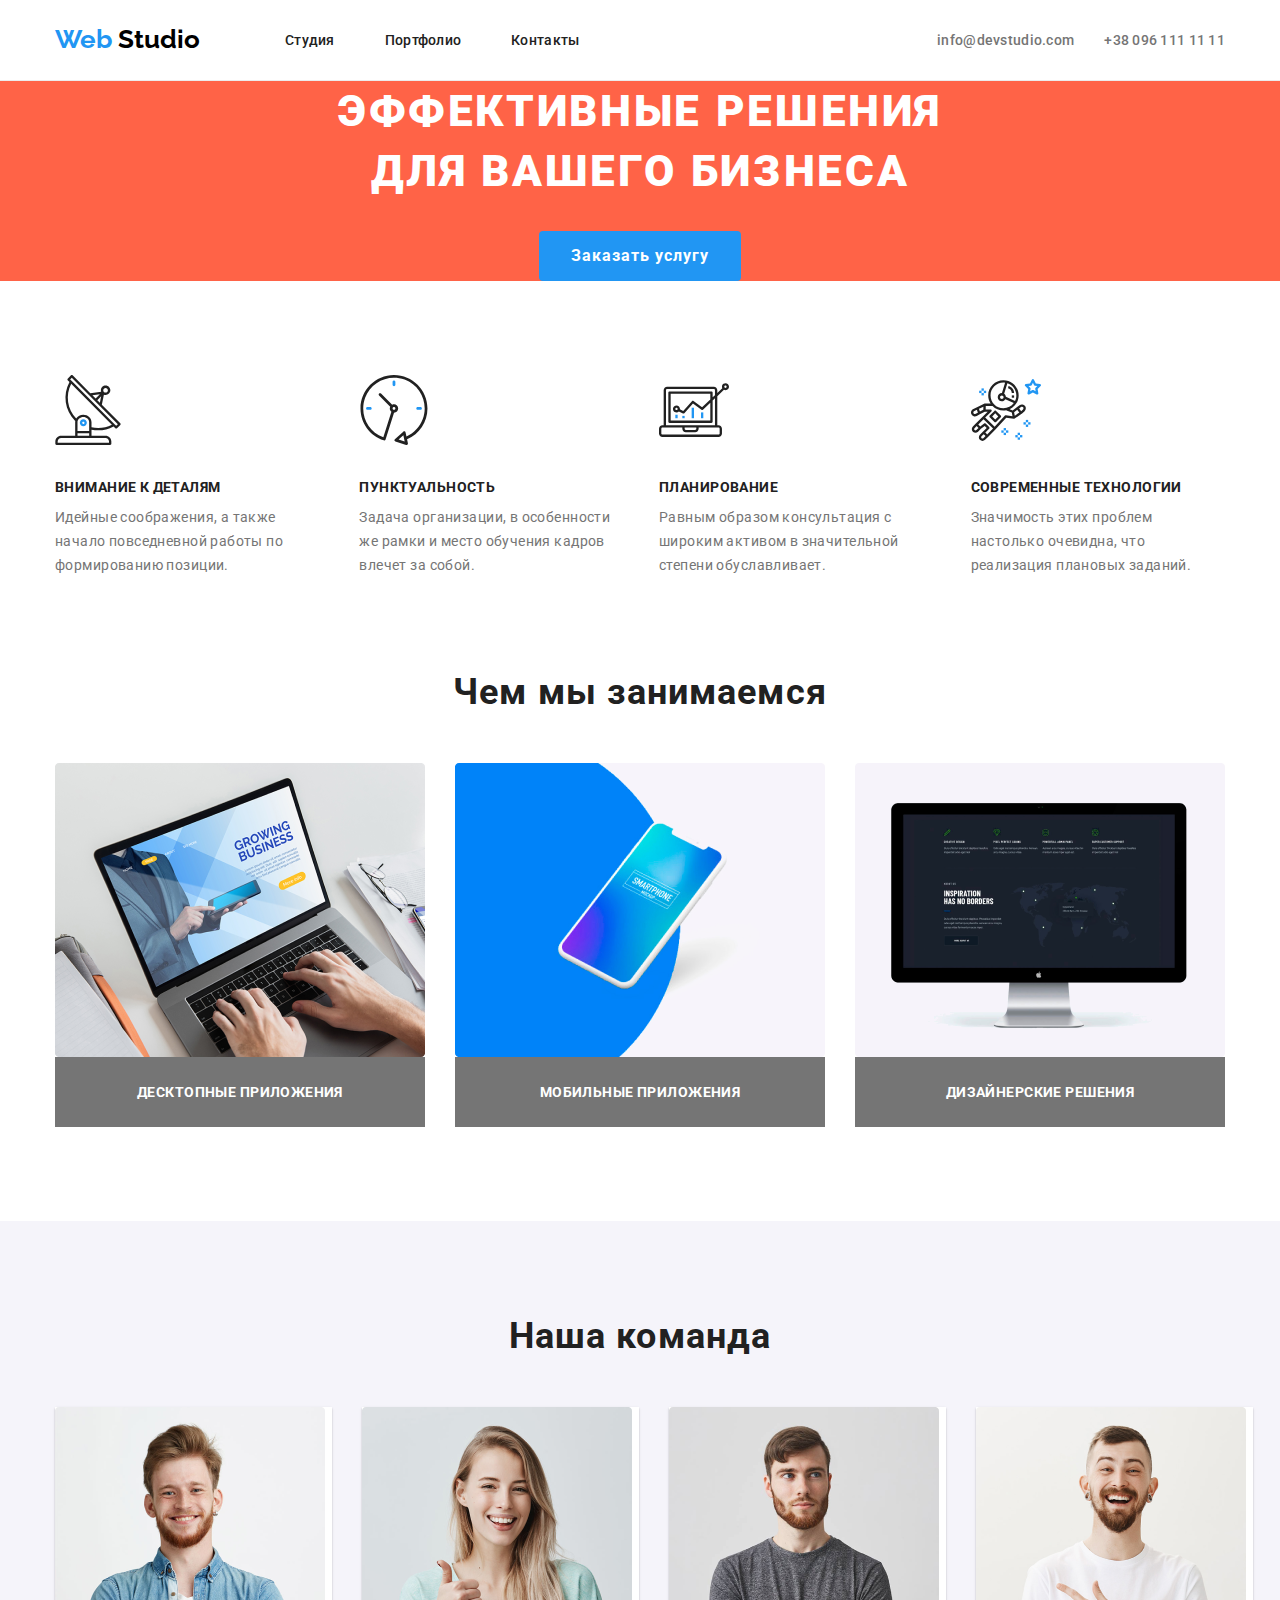
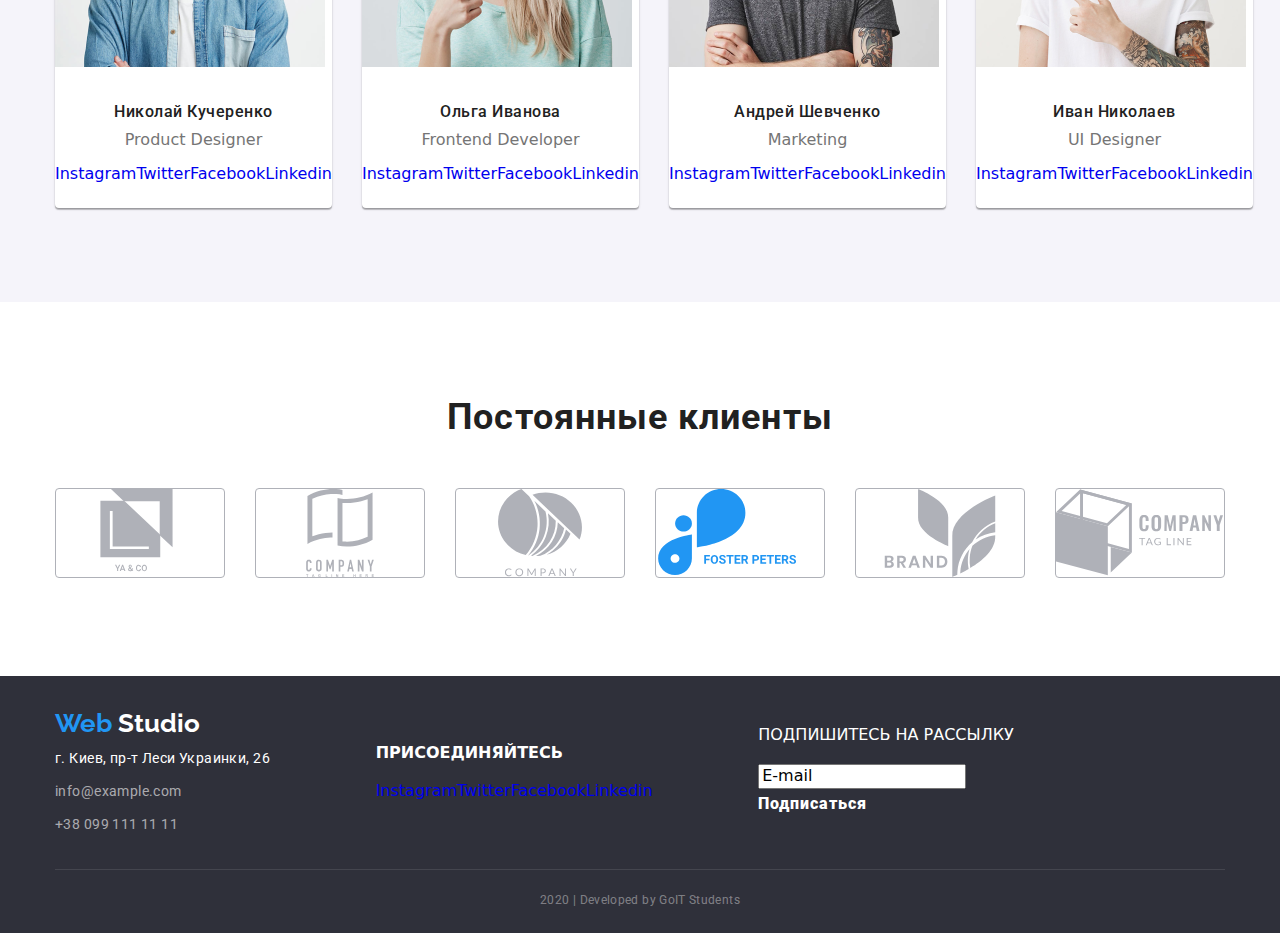
<file: index.html>
<!DOCTYPE html>
<html lang="en">
  <head>
    <meta charset="UTF-8" />
    <meta name="viewport" content="width=device-width, initial-scale=1.0" />
    <title>Homework3</title>
    <link
      href="https://fonts.googleapis.com/css2?family=Montserrat:wght@400;500;700&family=Raleway:wght@700&family=Roboto:wght@400;500;700;900&display=swap"
      rel="stylesheet"
    />
    <link
      rel="stylesheet"
      href="https://cdnjs.cloudflare.com/ajax/libs/modern-normalize/0.6.0/modern-normalize.min.css"
    />
    <link rel="stylesheet" href="./CSS/styles.css" />
  </head>
  <body>
    <!-- Heder -->
    <header>
      <!-- Navigation block-->
      <nav class="section nav">
        <a href="./index.html" class="logo">
          Web <span class="logo-accent">Studio</span>
        </a>
        <ul class="site-nav">
          <li class="item">
            <a href="">Студия</a>
          </li>
          <li class="item">
            <a href="./portfolio.html">Портфолио</a>
          </li>
          <li class="item">
            <a href="">Контакты</a>
          </li>
        </ul>
        <!--Contacts-->
        <address class="adress-nav">
          <ul class="auth-nav">
            <li class="item">
              <a class="adress-mail" href="mailto:info@devstudio.com"
                >info@devstudio.com</a
              >
            </li>
            <li class="item">
              <a class="adress-tel" href="tel:+380961111111"
                >+38 096 111 11 11
              </a>
            </li>
          </ul>
        </address>
      </nav>
    </header>
    <main>
      <!--Hero-->
      <section class="hero">
        <div class="hero-content">
          <h1 class="hero-title">
            Эффективные решения <br />
            для вашего бизнеса
          </h1>
          <a class="hero-item" href="">Заказать услугу</a>
        </div>
      </section>
      <!--characteristics-->
      <section class="section feature">
        <!-- <h2>characteristics</h2> -->
        <ul class="feature-list">
          <li class="feature-main">
            <a class="feature-img" href="">
              <img src="./images/antenna.svg" alt="antenna" />
            </a>
            <h3 class="feature-title">
              Внимание к деталям
            </h3>
            <p class="feature-item">
              Идейные соображения, а также начало повседневной работы по
              формированию позиции.
            </p>
          </li>
          <li class="feature-main">
            <a class="feature-img" href=""
              ><img src="./images/clock1.svg" alt="clock"
            /></a>
            <h3 class="feature-title">
              Пунктуальность
            </h3>
            <p class="feature-item">
              Задача организации, в особенности же рамки и место обучения кадров
              влечет за собой.
            </p>
          </li>
          <li class="feature-main">
            <a class="feature-img" href=""
              ><img src="./images/diagram1.svg" alt="diagram"
            /></a>
            <h3 class="feature-title">
              Планирование
            </h3>
            <p class="feature-item">
              Равным образом консультация с широким активом в значительной
              степени обуславливает.
            </p>
          </li>
          <li class="feature-main">
            <a class="feature-img" href=""
              ><img src="./images/astronaut1.svg" alt="astronaut"
            /></a>
            <h3 class="feature-title">
              Современные технологии
            </h3>
            <p class="feature-item">
              Значимость этих проблем настолько очевидна, что реализация
              плановых заданий.
            </p>
          </li>
        </ul>
      </section>
      <!--What do we do-->
      <section class="section">
        <h2 class="section-title act-main">Чем мы занимаемся</h2>
        <ul class="act">
          <li class="act-list">
            <a href=""
              ><img src="./images/img1.png" alt="Десктопные приложения"
            /></a>
            <h3 class="act-item">
              Десктопные приложения
            </h3>
          </li>
          <li class="act-list">
            <a href=""
              ><img src="./images/img2.png" alt="Мобильные приложения"
            /></a>
            <h3 class="act-item">
              Мобильные приложения
            </h3>
          </li>
          <li class="act-list">
            <a href=""
              ><img src="./images/img3.png" alt="Дизайнерские решения"
            /></a>
            <h3 class="act-item">
              Дизайнерские решения
            </h3>
          </li>
        </ul>
      </section>
      <!--Our team-->
      <section class="team-main">
        <h2 class="section-title">Наша команда</h2>
        <ul class="team section">
          <li class="team-list">
            <a class="team-img" href=""
              ><img src="./images/team1.png" alt="foto"
            /></a>
            <h3 class="team-name">
              Николай Кучеренко
            </h3>
            <p class="team-prof" lang="en">
              Product Designer
            </p>
            <ul class="social-links">
              <li class="social-icon">
                <a href="https://www.instagram.com/">Instagram</a>
              </li>
              <li class="social-icon">
                <a href="https://twitter.com/">Twitter</a>
              </li>
              <li class="social-icon">
                <a href="https://www.facebook.com/">Facebook</a>
              </li>
              <li class="social-icon">
                <a href="https://www.linkedin.com/">Linkedin</a>
              </li>
            </ul>
          </li>
          <li class="team-list">
            <a class="team-img" href=""
              ><img src="./images/team2.png" alt="foto"
            /></a>
            <h3 class="team-name">
              Ольга Иванова
            </h3>
            <p class="team-prof" lang="en">
              Frontend Developer
            </p>
            <ul class="social-links">
              <li class="social-icon">
                <a href="https://www.instagram.com/">Instagram</a>
              </li>
              <li class="social-icon">
                <a href="https://twitter.com/">Twitter</a>
              </li>
              <li class="social-icon">
                <a href="https://www.facebook.com/">Facebook</a>
              </li>
              <li class="social-icon">
                <a href="https://www.linkedin.com/">Linkedin</a>
              </li>
            </ul>
          </li>
          <li class="team-list">
            <a class="team-img" href=""
              ><img src="./images/team3.png" alt="foto"
            /></a>
            <h3 class="team-name">
              Андрей Шевченко
            </h3>
            <p class="team-prof" lang="en">
              Marketing
            </p>
            <ul class="social-links">
              <li class="social-icon">
                <a href="https://www.instagram.com/">Instagram</a>
              </li>
              <li class="social-icon">
                <a href="https://twitter.com/">Twitter</a>
              </li>
              <li class="social-icon">
                <a href="https://www.facebook.com/">Facebook</a>
              </li>
              <li class="social-icon">
                <a href="https://www.linkedin.com/">Linkedin</a>
              </li>
            </ul>
          </li>
          <li class="team-list">
            <a class="team-img" href=""
              ><img src="./images/team4.png" alt="foto"
            /></a>
            <h3 class="team-name">
              Иван Николаев
            </h3>
            <p class="team-prof" lang="en">
              UI Designer
            </p>
            <ul class="social-links">
              <li class="social-icon">
                <a href="https://www.instagram.com/">Instagram</a>
              </li>
              <li class="social-icon">
                <a href="https://twitter.com/">Twitter</a>
              </li>
              <li class="social-icon">
                <a href="https://www.facebook.com/">Facebook</a>
              </li>
              <li class="social-icon">
                <a href="https://www.linkedin.com/">Linkedin</a>
              </li>
            </ul>
          </li>
        </ul>
      </section>
      <!--regular customers-->
      <section class="section customer">
        <h2 class="section-title">
          Постоянные клиенты
        </h2>
        <ul class="customers-main">
          <li class="customers-list">
            <a class="customer-item" href="">
              <img src="./images/logo1.svg" alt="logo" />
            </a>
          </li>
          <li class="customers-list">
            <a class="customer-item" href="">
              <img src="./images/logo2.svg" alt="logo" />
            </a>
          </li>
          <li class="customers-list">
            <a class="customer-item" href="">
              <img src="./images/logo3.svg" alt="logo" />
            </a>
          </li>
          <li class="customers-list">
            <a class="customer-item" href="">
              <img src="./images/logo4.svg" alt="logo" />
            </a>
          </li>
          <li class="customers-list">
            <a class="customer-item" href="">
              <img src="./images/logo5.svg" alt="logo" />
            </a>
          </li>
          <li class="customers-list">
            <a class="customer-item" href="">
              <img src="./images/logo6.svg" alt="logo" />
            </a>
          </li>
        </ul>
      </section>
    </main>
    <footer>
      <div class="footer-site">
        <div class="footer-connection">
          <a href="./index.html" class="logo">
            Web <span class="logo-accent">Studio</span></a
          >
          <address class="footer-adress">
            <p class="location">г. Киев, пр-т Леси Украинки, 26</p>
            <a class="adress-mail" href="mailto:info@devstudio.com"
              >info@example.com</a
            >
            <a class="adress-tel" href="tel:+380991111111"
              >+38 099 111 11 11
            </a>
          </address>
        </div>
        <div class="footer-follow">
          <b class="footer-text">присоединяйтесь</b>
          <ul class="social-links">
            <li class="social-icon">
              <a href="https://www.instagram.com/">Instagram</a>
            </li>
            <li class="social-icon">
              <a href="https://twitter.com/">Twitter</a>
            </li>
            <li class="social-icon">
              <a href="https://www.facebook.com/">Facebook</a>
            </li>
            <li class="social-icon">
              <a href="https://www.linkedin.com/">Linkedin</a>
            </li>
          </ul>
        </div>
        <div class="footer-mailing">
          <p class="footer-text">Подпишитесь на рассылку</p>
          <input type="text" value="E-mail" />
          <a class="footer-button">Подписаться </a>
        </div>
      </div>
      <div class="section">
        <p class="footer-copiright">
          2020 | Developed by GoIT Students
        </p>
      </div>
    </footer>
  </body>
</html>
</file>
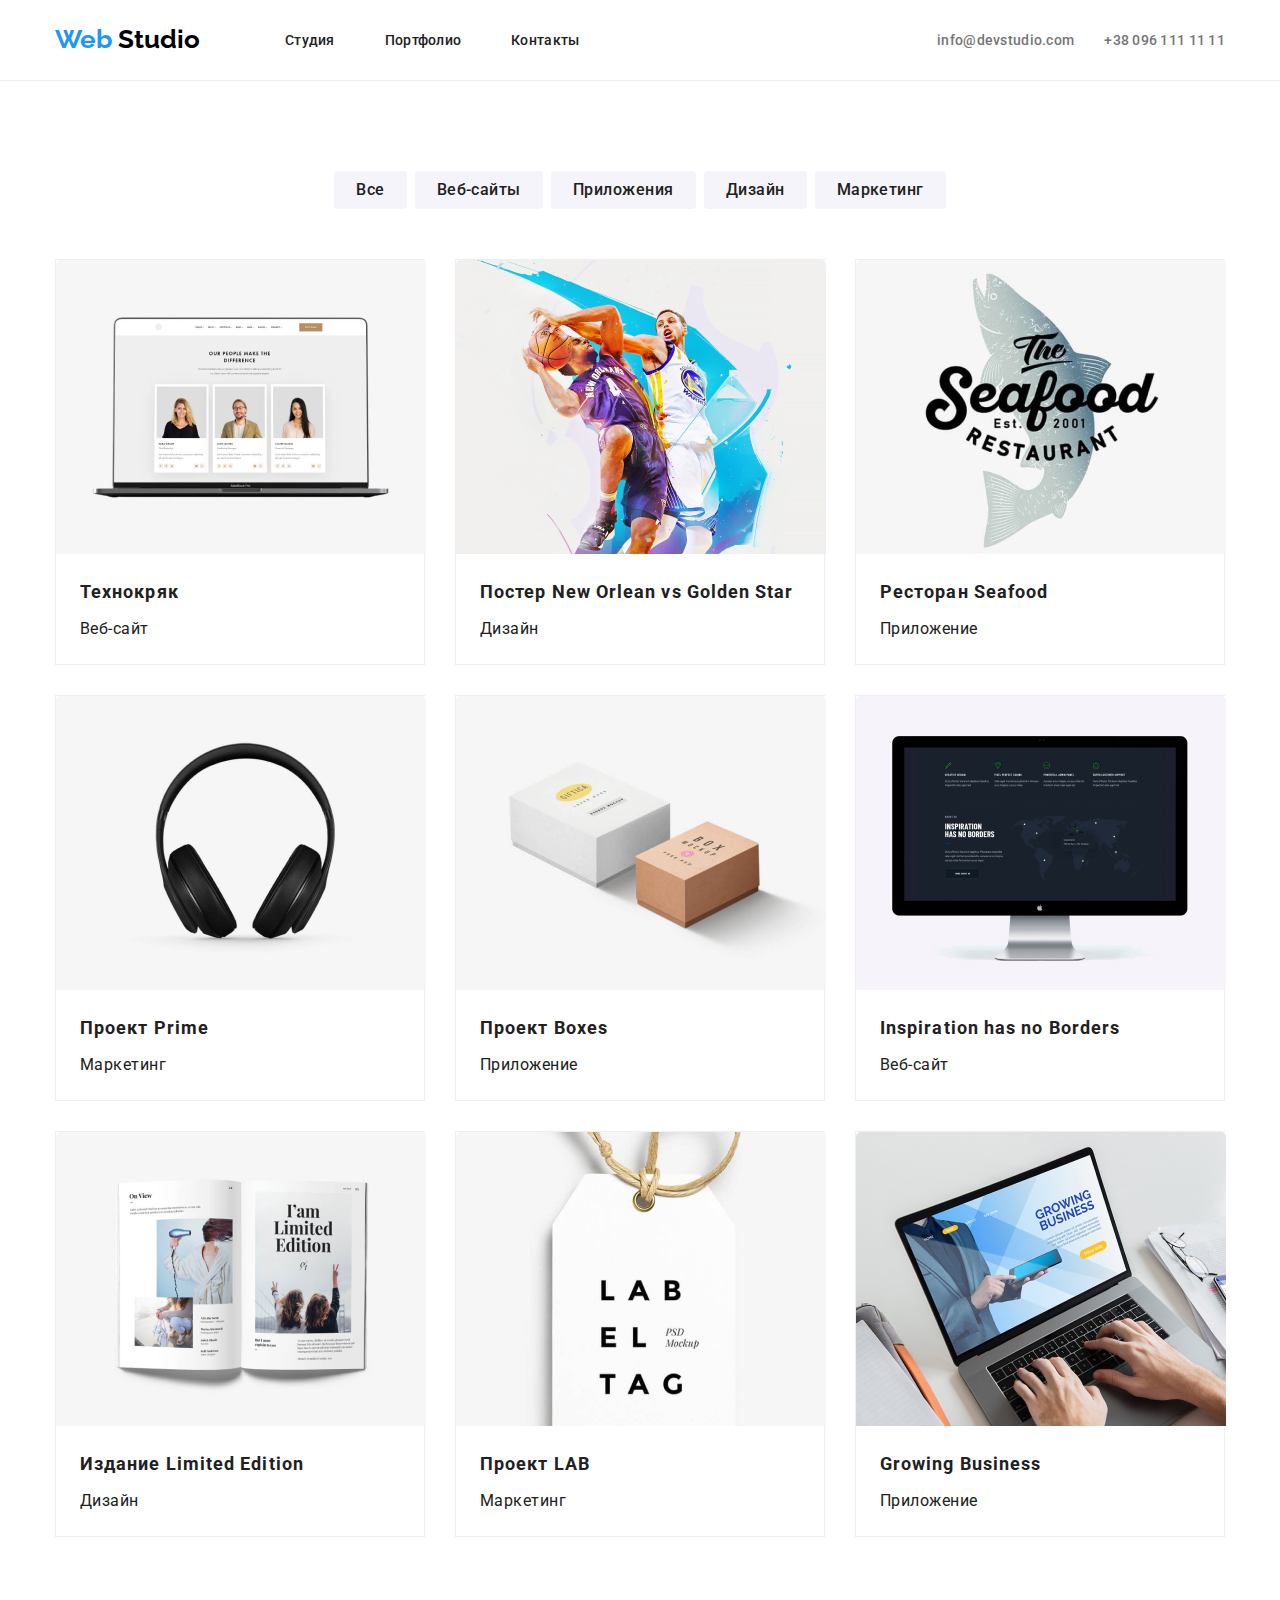
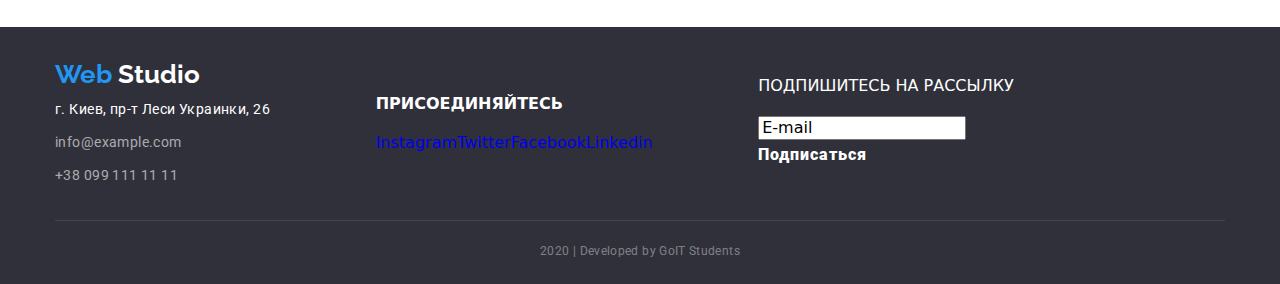
<file: portfolio.html>
<!DOCTYPE html>
<html lang="en">
  <head>
    <meta charset="UTF-8" />
    <meta name="viewport" content="width=device-width, initial-scale=1.0" />
    <title>Portfolio</title>
    <link
      href="https://fonts.googleapis.com/css2?family=Montserrat:wght@400;500;700&family=Raleway:wght@700&family=Roboto:wght@400;500;700;900&display=swap"
      rel="stylesheet"
    />
    <link
      rel="stylesheet"
      href="https://cdnjs.cloudflare.com/ajax/libs/modern-normalize/0.6.0/modern-normalize.min.css"
    />
    <link rel="stylesheet" href="./CSS/styles.css" />
  </head>
  <body>
    <!-- Heder -->
    <header>
      <!-- Navigation block-->
      <nav class="section nav">
        <a href="./index.html" class="logo">
          Web <span class="logo-accent">Studio</span>
        </a>
        <ul class="site-nav">
          <li class="item">
            <a href="./index.html">Студия</a>
          </li>
          <li class="item">
            <a href="./portfolio.html">Портфолио</a>
          </li>
          <li class="item">
            <a href="">Контакты</a>
          </li>
        </ul>
        <!--Contacts-->
        <address class="adress-nav">
          <ul class="auth-nav">
            <li class="item">
              <a class="adress-mail" href="mailto:info@devstudio.com"
                >info@devstudio.com</a
              >
            </li>
            <li class="item">
              <a class="adress-tel" href="tel:+380961111111"
                >+38 096 111 11 11
              </a>
            </li>
          </ul>
        </address>
      </nav>
    </header>
    <main>
      <section class="section filter">
        <!-- <h1>Portfolio</h1> -->
        <!--Filtr-->
        <ul class="filtr-menu">
          <li class="filter-list">
            <button class="filtr-button" type="button">Все</button>
          </li>
          <li class="filter-list">
            <button class="filtr-button" type="button">Веб-сайты</button>
          </li>
          <li class="filter-list">
            <button class="filtr-button" type="button">Приложения</button>
          </li>
          <li class="filter-list">
            <button class="filtr-button" type="button">Дизайн</button>
          </li>
          <li class="filter-list">
            <button class="filtr-button" type="button">Маркетинг</button>
          </li>
        </ul>
        <!--Cards-->
        <ul class="cards">
          <li class="card-box">
            <a href="">
              <img
                class="card-img"
                src="./images/portfolio1.jpg"
                alt="Portfolio"
              />
              <div class="card-content">
                <h2 class="card-title">
                  Технокряк
                </h2>
                <p class="card-item">
                  Веб-сайт
                </p>
              </div>
              <p class="card-discription">
                Технокряк это современная площадка распространения коронавируса.
                Компании используют эту платформу для цифрового шпионажа и атак
                на защищённые сервера конкурентов.
              </p>
            </a>
          </li>
          <li class="card-box">
            <a href="">
              <img
                class="card-img"
                src="./images/portfolio2.jpg"
                alt="Portfolio"
              />
              <div class="card-content">
                <h2 class="card-title">
                  Постер New Orlean vs Golden Star
                </h2>
                <p class="card-item">
                  Дизайн
                </p>
              </div>
              <p class="card-discription">
                Технокряк это современная площадка распространения коронавируса.
                Компании используют эту платформу для цифрового шпионажа и атак
                на защищённые сервера конкурентов.
              </p>
            </a>
          </li>
          <li class="card-box">
            <a href="">
              <img
                class="card-img"
                src="./images/portfolio3.jpg"
                alt="Portfolio"
              />
              <div class="card-content">
                <h2 class="card-title">
                  Ресторан Seafood
                </h2>
                <p class="card-item">
                  Приложение
                </p>
              </div>
              <p class="card-discription">
                Технокряк это современная площадка распространения коронавируса.
                Компании используют эту платформу для цифрового шпионажа и атак
                на защищённые сервера конкурентов.
              </p>
            </a>
          </li>
          <li class="card-box">
            <a href="">
              <img
                class="card-img"
                src="./images/Portfolio4.jpg"
                alt="Portfolio"
              />
              <div class="card-content">
                <h2 class="card-title">
                  Проект Prime
                </h2>
                <p class="card-item">
                  Маркетинг
                </p>
              </div>
              <p class="card-discription">
                Технокряк это современная площадка распространения коронавируса.
                Компании используют эту платформу для цифрового шпионажа и атак
                на защищённые сервера конкурентов.
              </p>
            </a>
          </li>
          <li class="card-box">
            <a href="">
              <img
                class="card-img"
                src="./images/Portfolio5.jpg"
                alt="Portfolio"
              />
              <div class="card-content">
                <h2 class="card-title">
                  Проект Boxes
                </h2>
                <p class="card-item">
                  Приложение
                </p>
              </div>
              <p class="card-discription">
                Технокряк это современная площадка распространения коронавируса.
                Компании используют эту платформу для цифрового шпионажа и атак
                на защищённые сервера конкурентов.
              </p>
            </a>
          </li>
          <li class="card-box">
            <a href="">
              <img
                class="card-img"
                src="./images/Portfolio6.jpg"
                alt="Portfolio"
              />
              <div class="card-content">
                <h2 class="card-title">
                  Inspiration has no Borders
                </h2>
                <p class="card-item">
                  Веб-сайт
                </p>
              </div>
              <p class="card-discription">
                Технокряк это современная площадка распространения коронавируса.
                Компании используют эту платформу для цифрового шпионажа и атак
                на защищённые сервера конкурентов.
              </p>
            </a>
          </li>
          <li class="card-box">
            <a href="">
              <img
                class="card-img"
                src="./images/Portfolio7.jpg"
                alt="Portfolio"
              />
              <div class="card-content">
                <h2 class="card-title">
                  Издание Limited Edition
                </h2>
                <p class="card-item">
                  Дизайн
                </p>
              </div>
              <p class="card-discription">
                Технокряк это современная площадка распространения коронавируса.
                Компании используют эту платформу для цифрового шпионажа и атак
                на защищённые сервера конкурентов.
              </p>
            </a>
          </li>
          <li class="card-box">
            <a href="">
              <img
                class="card-img"
                src="./images/Portfolio8.jpg"
                alt="Portfolio"
              />
              <div class="card-content">
                <h2 class="card-title">
                  Проект LAB
                </h2>
                <p class="card-item">
                  Маркетинг
                </p>
              </div>
              <p class="card-discription">
                Технокряк это современная площадка распространения коронавируса.
                Компании используют эту платформу для цифрового шпионажа и атак
                на защищённые сервера конкурентов.
              </p>
            </a>
          </li>
          <li class="card-box">
            <a href="">
              <img
                class="card-img"
                src="./images/Portfolio9.jpg"
                alt="Portfolio"
              />
              <div class="card-content">
                <h2 class="card-title">
                  Growing Business
                </h2>
                <p class="card-item">
                  Приложение
                </p>
              </div>
              <p class="card-discription">
                Технокряк это современная площадка распространения коронавируса.
                Компании используют эту платформу для цифрового шпионажа и атак
                на защищённые сервера конкурентов.
              </p>
            </a>
          </li>
        </ul>
      </section>
    </main>
    <footer>
      <div class="footer-site">
        <div class="footer-connection">
          <a href="./index.html" class="logo">
            Web <span class="logo-accent">Studio</span></a
          >
          <address class="footer-adress">
            <p class="location">г. Киев, пр-т Леси Украинки, 26</p>
            <a class="adress-mail" href="mailto:info@devstudio.com"
              >info@example.com</a
            >
            <a class="adress-tel" href="tel:+380991111111"
              >+38 099 111 11 11
            </a>
          </address>
        </div>
        <div class="footer-follow">
          <b class="footer-text">присоединяйтесь</b>
          <ul class="social-links">
            <li class="social-icon">
              <a href="https://www.instagram.com/">Instagram</a>
            </li>
            <li class="social-icon">
              <a href="https://twitter.com/">Twitter</a>
            </li>
            <li class="social-icon">
              <a href="https://www.facebook.com/">Facebook</a>
            </li>
            <li class="social-icon">
              <a href="https://www.linkedin.com/">Linkedin</a>
            </li>
          </ul>
        </div>
        <div class="footer-mailing">
          <p class="footer-text">Подпишитесь на рассылку</p>
          <input type="text" value="E-mail" />
          <a class="footer-button">Подписаться </a>
        </div>
      </div>
      <div class="section">
        <p class="footer-copiright">
          2020 | Developed by GoIT Students
        </p>
      </div>
    </footer>
  </body>
</html>
</file>
<file: CSS/styles.css>
/* цвет основного текста #212121 */
/* вторичный цвет #757575 */
/* вторичный цвет фона #F5F4FA */
/* белый цвет #ffffff */
/* акцент #2196F3 */
body {
  background-color: #ffffff;
  color: #757575;
}
a {
  text-decoration: none;
}
ul {
  list-style: none;
  margin: 0px;
  padding: 0px;
}
:root {
  --main-text: #212121;
  --white-text: #ffffff;
}
.section {
  /* background-color: tomato; */
  width: 1200px;
  padding-bottom: 94px;
  margin-left: auto;
  margin-right: auto;
  padding-left: 15px;
  padding-right: 15px;
}
/* HEADER */
header {
  border-bottom: 1px solid #ececec;
}
.nav {
  display: flex;
  padding-bottom: 0px;
  align-items: center;
}
.logo {
  color: #2196f3;
  font-family: Raleway;
  font-style: normal;
  font-weight: bold;
  font-size: 26px;
}

header .logo {
  margin-right: 85px;
}
.logo-accent {
  color: #000000;
}
.site-nav {
  display: flex;
}
.site-nav a {
  display: block;
  padding-top: 32px;
  padding-bottom: 32px;

  color: var(--main-text);
  font-family: Roboto;
  font-style: normal;
  font-weight: 500;
  font-size: 14px;
  line-height: 16px;
  letter-spacing: 0.02em;
}
.site-nav .item + .item {
  margin-left: 50px;
}
.adress-mail {
  color: #757575;
  font-family: Roboto;
  font-style: normal;
  font-weight: 500;
  font-size: 14px;
  line-height: 16px;
  letter-spacing: 0.02em;
}
header .adress-mail:hover {
  color: #2196f3;
}
header .adress-mail:focus {
  color: #2196f3;
}
.adress-tel {
  color: #757575;
  font-family: Roboto;
  font-style: normal;
  font-weight: 500;
  font-size: 14px;
  line-height: 16px;
  letter-spacing: 0.02em;
}
header .adress-tel:hover {
  color: #2196f3;
}
header .adress-tel:focus {
  color: #2196f3;
}
.adress-nav {
  margin-left: auto;
}
.auth-nav {
  display: flex;
}
.auth-nav .item + .item {
  margin-left: 30px;
}
/* HERO */
.hero {
  background-color: tomato;
  /* text-align: center; */
}
.hero-content {
  text-align: center;
}
.hero-title {
  margin-top: 0px;
  margin-bottom: 30px;
  /* бэкграунд задала, чтобы было видно белый текст
  background-color: #757575; */
  color: var(--white-text);
  font-family: Roboto;
  font-style: normal;
  font-weight: 900;
  font-size: 44px;
  line-height: 60px;
  letter-spacing: 0.06em;
  text-transform: uppercase;
}
.hero-item {
  min-width: 200px;
  display: inline-block;
  padding: 10px 32px;
  border-radius: 4px;
  background-color: #2196f3;
  color: var(--white-text);
  font-family: Roboto;
  font-style: normal;
  font-weight: bold;
  font-size: 16px;
  line-height: 30px;
  letter-spacing: 0.06em;
}
/* CHARACTERISTICS SECTION*/
.feature {
  padding-top: 94px;
  padding-bottom: 94px;
}
.feature-list {
  display: flex;
}
.feature-main:not(:last-child) {
  margin-right: 30px;
}
.feature-img img {
  margin-bottom: 30px;
}
.feature-title {
  margin-top: 0px;
  margin-bottom: 10px;

  color: var(--main-text);
  font-family: Roboto;
  font-style: normal;
  font-weight: bold;
  font-size: 14px;
  line-height: 16px;
  letter-spacing: 0.03em;
  text-transform: uppercase;
}
.feature-item {
  margin-top: 0px;
  margin-bottom: 0px;

  font-family: Roboto;
  font-style: normal;
  font-weight: normal;
  font-size: 14px;
  line-height: 24px;
  letter-spacing: 0.03em;
}
/* "WHAT DO WE DO" SECTION */
.section-title {
  margin-top: 0px;
  margin-bottom: 50px;
  margin-left: auto;
  margin-top: auto;

  color: var(--main-text);
  font-family: Roboto;
  font-style: normal;
  font-weight: bold;
  font-size: 36px;
  line-height: 42px;
  text-align: center;
  letter-spacing: 0.03em;
}
.act {
  display: flex;
  margin-left: auto;
  margin-right: auto;
}
/* .section-title .act-main {
  padding-top: 0px;
} */
.act-list:not(:last-child) {
  margin-right: 30px;
}
.act-list img {
  display: block;
}
.act-item {
  display: block;
  margin-top: 0px;
  margin-bottom: 0px;
  padding-top: 27px;
  padding-bottom: 27px;
  /* бэкграунд задала, чтобы было видно белый текст */
  background-color: #757575;
  color: var(--white-text);
  font-family: Roboto;
  font-style: normal;
  font-weight: bold;
  font-size: 14px;
  line-height: 16px;
  text-align: center;
  letter-spacing: 0.03em;
  text-transform: uppercase;
}
/* OUR TEAM SECTION*/
.team-main {
  padding-top: 94px;
  background-color: #f5f4fa;
}
.team {
  display: flex;
}
.team-list {
  padding-bottom: 24px;
  background-color: var(--white-text);
  box-shadow: 0px 2px 1px rgba(0, 0, 0, 0.2), 0px 1px 1px rgba(0, 0, 0, 0.14),
    0px 1px 3px rgba(0, 0, 0, 0.12);
  border-radius: 0px 0px 4px 4px;
}
.team-list:not(:last-child) {
  margin-right: 30px;
}
.team-name {
  margin-top: 0px;
  margin-bottom: 10px;

  color: var(--main-text);
  font-family: Roboto;
  font-style: normal;
  font-weight: 500;
  font-size: 16px;
  line-height: 19px;
  text-align: center;
  letter-spacing: 0.03em;
}
.team-prof {
  text-align: center;
  margin-top: 0px;
  margin-bottom: 16px;
}
.team-img {
  display: block;
  margin-bottom: 30px;
}
.team-item {
  font-family: Roboto;
  font-style: normal;
  font-weight: normal;
  font-size: 16px;
  line-height: 19px;
  text-align: center;
  letter-spacing: 0.03em;
}
.social-links {
  display: flex;
}
/* .social-icon:not(last-child) {
  margin-right: 10px;
} */
.customer {
  padding-top: 94px;
}
.customers-main {
  display: flex;
  justify-content: space-between;
}
.customers-list:not(:last-child) {
  margin-right: 30px;
}
.customer-item img {
  width: 170px;
  height: 90px;

  border: 1px solid #afb1b8;
  border-radius: 4px;
}
/* Штука не работает */
.customer-item:hover {
  color: #2196f3;
}
/* FOOTER */
footer {
  background-color: #2f303a;
  color: var(--white-text);
}
footer p {
  margin-top: 0px;
  margin-bottom: 0px;
}
footer .logo {
  margin-bottom: 8px;
  display: inline-block;
  /* padding-bottom: 8px; */
}
.footer-site {
  display: flex;
  align-items: center;
  width: 1200px;
  height: 193px;
  margin-left: auto;
  margin-right: auto;
  padding-left: 15px;
  padding-right: 15px;
}
.footer-connection {
  flex-grow: 1;
}
.footer-follow {
  flex-grow: 1;
}
.footer-mailing {
  flex-grow: 2;
}
.footer-adress {
  display: flex;
  flex-direction: column;
}

footer .logo-accent {
  color: white;
}
.location {
  margin-bottom: 9px;
}
footer .adress-mail {
  margin-bottom: 9px;

  font-family: Roboto;
  font-style: normal;
  font-weight: normal;
  font-size: 14px;
  line-height: 24px;
  letter-spacing: 0.03em;
  color: rgba(255, 255, 255, 0.6);
}
footer .adress-tel {
  color: rgba(255, 255, 255, 0.6);
  font-family: Roboto;
  font-style: normal;
  font-weight: normal;
  font-size: 14px;
  line-height: 24px;
  letter-spacing: 0.03em;
}
.location {
  font-family: Roboto;
  font-style: normal;
  font-weight: normal;
  font-size: 14px;
  line-height: 24px;
  letter-spacing: 0.03em;
}
.footer-text {
  display: block;
  margin-bottom: 20px;
  text-transform: uppercase;
}

.footer-button {
  color: var(--white-text);
  font-family: Roboto;
  font-style: normal;
  font-weight: 900;
  font-size: 16px;
  line-height: 30px;
  display: flex;
  align-items: center;
  text-align: center;
  letter-spacing: 0.06em;
}
.footer-copiright {
  border-top: 1px solid rgba(255, 255, 255, 0.1);
  margin-left: auto;
  margin-right: auto;
  padding-top: 18px;
  padding-bottom: 21px;

  color: rgba(255, 255, 255, 0.4);
  font-family: Roboto;
  font-style: normal;
  font-weight: normal;
  font-size: 12px;
  line-height: 24px;
  text-align: center;
  letter-spacing: 0.03em;
}
footer .section {
  padding-bottom: 0px;
}
/* PORTFOLIO */
.filter {
  /* background-color: tomato; */
  padding-top: 90px;
  padding-bottom: 90px;
}
.filtr-button {
  padding: 6px 22px;
  background: #f5f4fa;
  border: transparent;
  border-radius: 4px;
  color: #212121;
  font-family: Roboto;
  font-style: normal;
  font-weight: 500;
  font-size: 16px;
  line-height: 26px;
  letter-spacing: 0.03em;
}
.filtr-menu {
  display: flex;
  margin-bottom: 50px;
  justify-content: center;
  /* margin-left: auto;
  margin-right: auto; */
}

.filter-list:not(:last-child) {
  margin-right: 8px;
}
.filtr-button:hover {
  background-color: #2196f3;
  color: var(--white-text);
}
.filtr-button:focus {
  background-color: #2196f3;
  color: var(--white-text);
}

.cards {
  /* background-color: #2196f3; */
  display: flex;
  flex-wrap: wrap;
}
.card-img {
  display: block;
}

.card-title {
  display: block;
  /* background-color: tomato; */
  margin-top: 0px;
  margin-bottom: 4px;
  color: #212121;
  font-family: Roboto;
  font-style: normal;
  font-weight: bold;
  font-size: 18px;
  line-height: 36px;
  letter-spacing: 0.06em;
}
.card-item {
  margin-top: 0px;
  margin-bottom: 0px;
  color: var(--main-text);
  font-family: Roboto;
  font-style: normal;
  font-weight: normal;
  font-size: 16px;
  line-height: 30px;
  letter-spacing: 0.03em;
}
.card-content {
  padding: 20px 24px;
}
.card-box {
  width: 370px;
  /* width: calc((100%-60px) / 3); */
  margin-right: 30px;
  margin-bottom: 30px;
  border: 1px solid #eeeeee;
}
.card-box:nth-child(3n) {
  margin-right: 0px;
}
.card-box:nth-last-child(-n + 3) {
  margin-bottom: 0px;
}

.card-box a {
  display: inline-block;
}
.card-discription {
  display: none;
  background-color: #c9c2c2;
  margin-top: 0px;
  margin-bottom: 0px;

  color: var(--white-text);
  font-family: Roboto;
  font-style: normal;
  font-weight: normal;
  font-size: 18px;
  line-height: 28px;
  letter-spacing: 0.03em;
}
</file>
